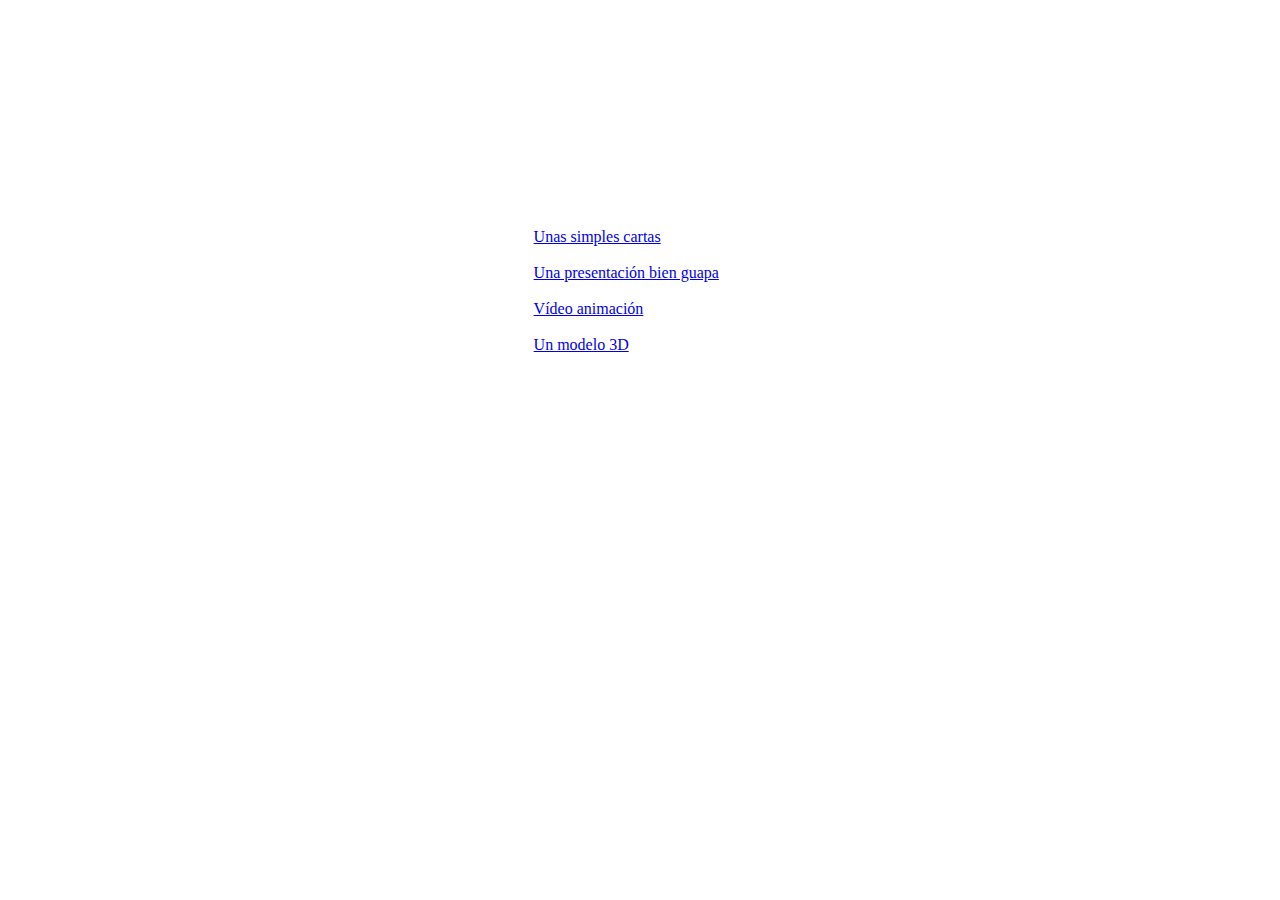
<file: index.html>
<!DOCTYPE html>
<html lang="es">

<head>
    <meta charset="UTF-8">
    <meta name="viewport" content="width=device-width, initial-scale=1.0">
    <title>Document</title>
</head>
<style>
    body {
        position: relative;
    }

    .texto {
        width: 300px;
        height: 100px;
        padding: 20px;
        position: absolute;
        top: 200px;
        left: 40%;
    }
</style>

<body>
    <div class="texto">

        <a href="fast-items/index.html">Unas simples cartas</a>
        <br><br>
        <a href="cardanimation/card.html">Una presentación bien guapa</a>
        <br><br>
        <a href="coolanimation/video.html">Vídeo animación</a>
        <br><br>
        <a href="3dmodel/index.html">Un modelo 3D</a>
    </div>


</body>

</html>
</file>
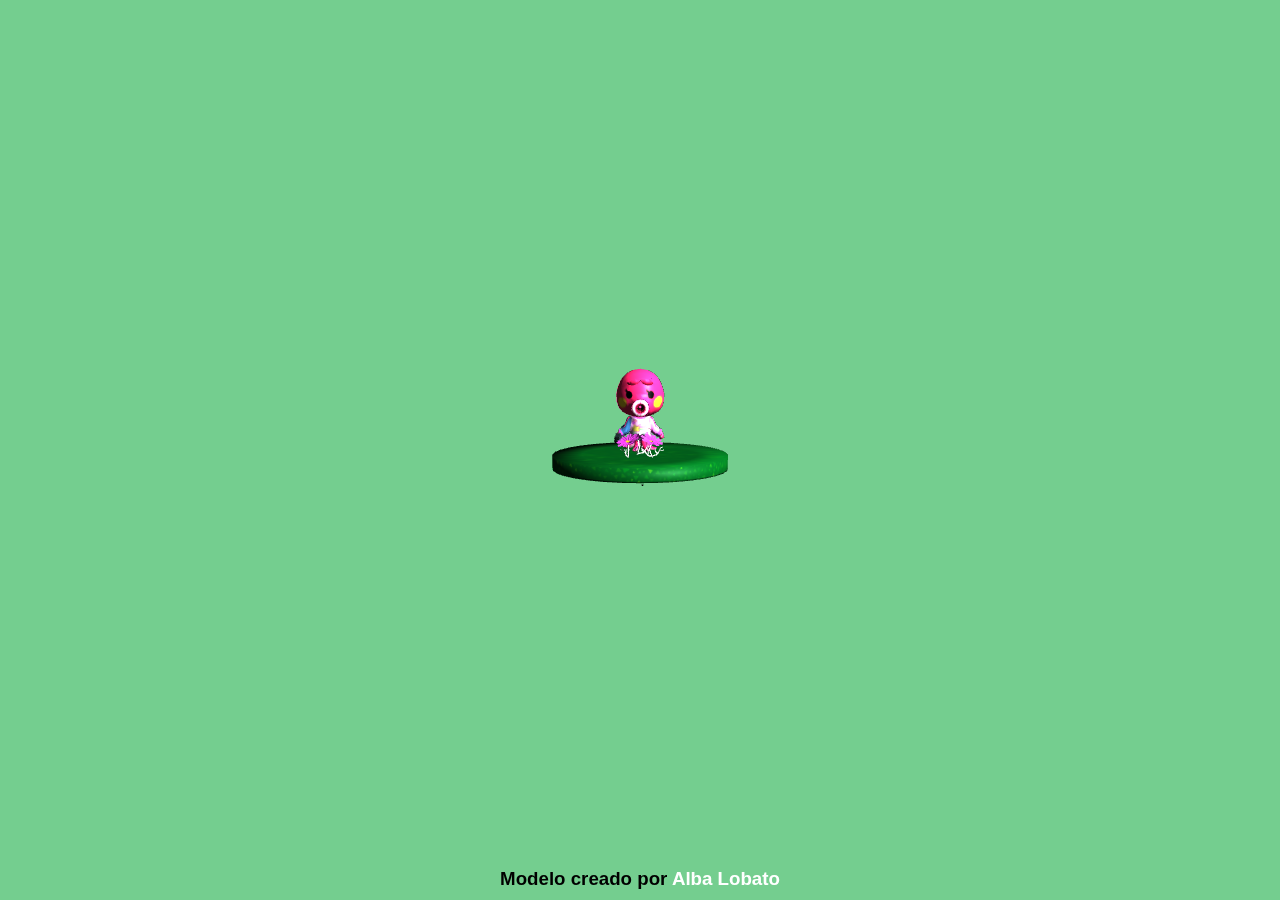
<file: 3dmodel/index.html>
<!DOCTYPE html>
<html lang="en">
<head>
    <meta charset="UTF-8">
    <meta name="viewport" content="width=device-width, initial-scale=1.0">
    <title>3D model</title>
    <link rel="stylesheet" href="main.css">
    
</head>
<body>
    <div class="scene"></div>

  
    <script src="three.min.js"></script>
    <script src="OrbitControls.js"></script>
    <script src="GLTFLoader.js"></script>
    <script src="app.js"></script>
    
    <h3>Modelo creado por <a href="https://www.instagram.com/albalobatodesign/">Alba Lobato</a></h3>
  
</body>
</html>
</file>
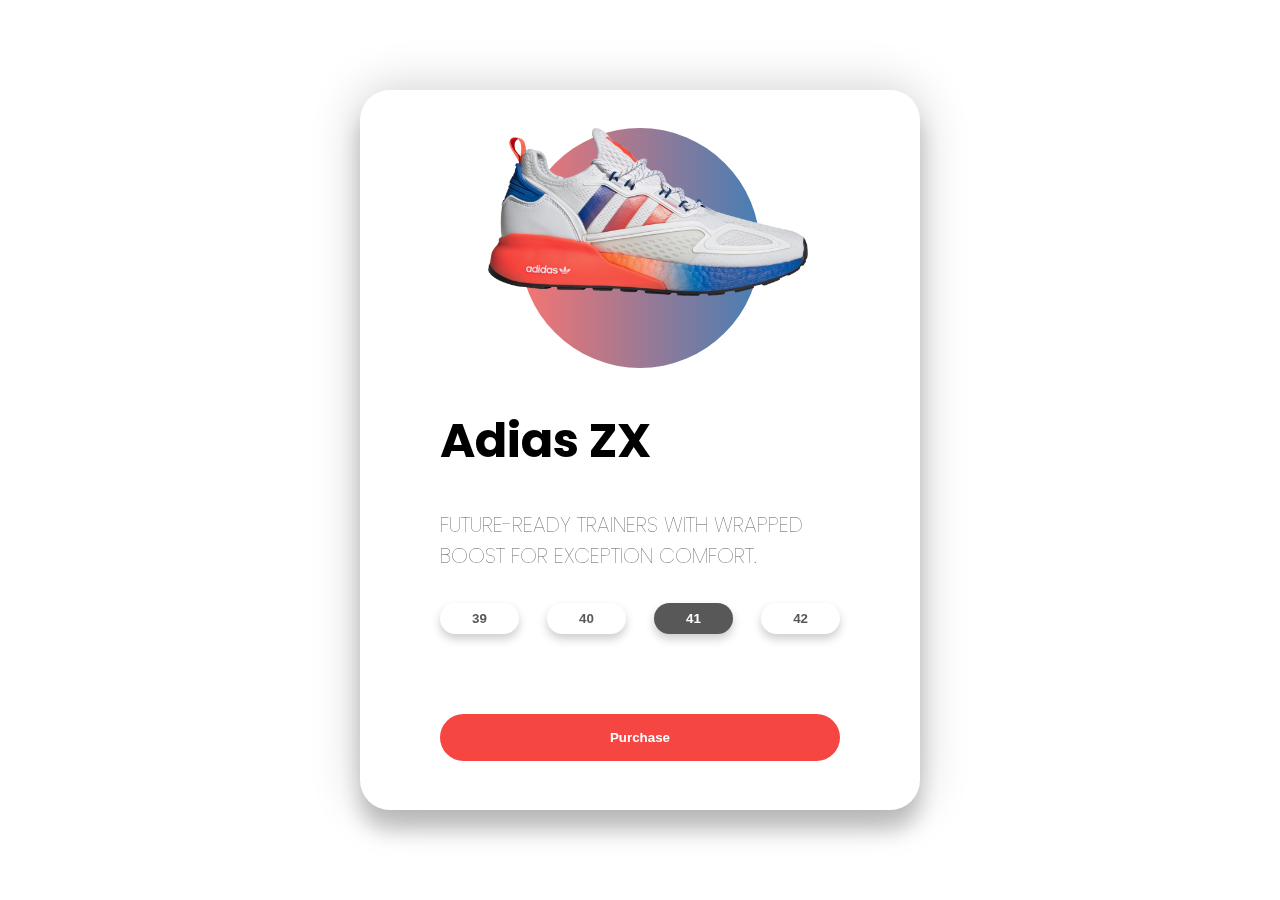
<file: cardanimation/index.html>
<!DOCTYPE html>
<html lang="en">

<head>
    <meta charset="UTF-8">
    <meta name="viewport" content="width=device-width, initial-scale=1.0">
    <link href="https://fonts.googleapis.com/css2?family=Poppins:wght@400;500&display=swap" rel="stylesheet">
    <link rel="stylesheet" href="./main.css">
    <title>Document</title>
</head>

<body>
    <div class="container">
        <div class="card">
            <div class="sneaker">
                <div class="circle">
                    <img src="adidas.png" alt="adidas">
                </div>
            </div>
            <div class="info">
                <h1 class="title">Adias ZX</h1>
                <h3>FUTURE-READY TRAINERS WITH WRAPPED BOOST FOR EXCEPTION COMFORT.</h3>
                <div class="sizes">
                    <button>39</button>
                    <button>40</button>
                    <button class="active">41</button>
                    <button>42</button>
                </div>
                <div class="purchase">
                    <button>Purchase</button>
                </div>
            </div>
        </div>
    </div>
    <script src="app.js"></script>
</body>

</html>
</file>
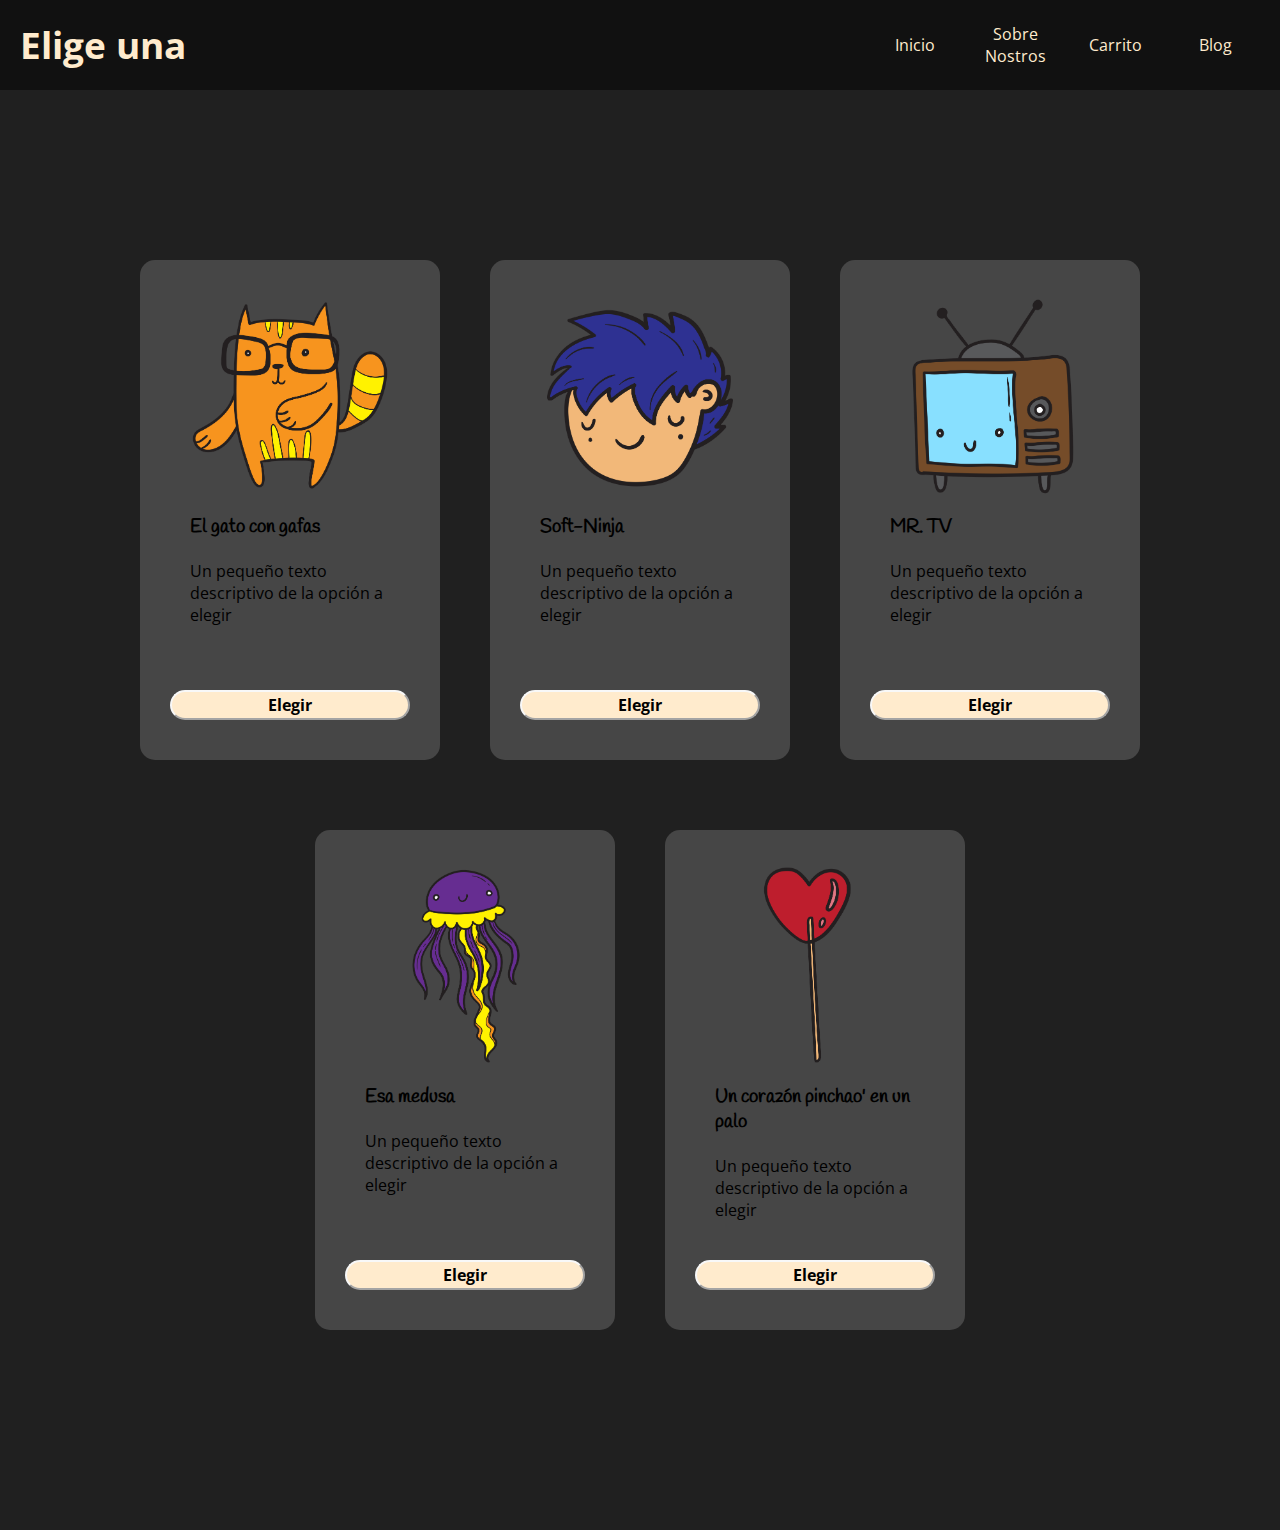
<file: fast-items/index.html>
<!DOCTYPE html>
<html lang="es">
<head>
    <meta charset="UTF-8">
    <meta name="viewport" content="width=device-width, initial-scale=1.0">
    <title>Productos</title>
    <link rel="stylesheet" href="main.css">
    <link href="https://fonts.googleapis.com/css2?family=Open+Sans+Condensed:wght@300&display=swap" rel="stylesheet"> 
    <link href="https://fonts.googleapis.com/css2?family=Handlee&display=swap" rel="stylesheet"> 
</head>
<body>
    <nav>
        <h1 class="titulo">Elige una</h1>
         <ul class="menu">
            <li>Inicio</li>
            <li>Sobre Nostros</li>
            <li>Carrito</li>
            <li>Blog</li>
         </ul>
    </nav>

    <main>
        <div class="card-container">
            <div class="card">
                <img src="./doodle-01.png" width="200px" alt="Un gato" class="card-img">
                <h3 class="card-title">
                    El gato con gafas
                </h3>
                <p class="card-desc">
                    Un pequeño texto descriptivo de la opción a elegir
                </p>
                <button class="card-button">Elegir</button>
            </div>

            <div class="card">
                <img src="./doodle-08.png" width="200px" alt="Un gato" class="card-img">
                <h3 class="card-title">
                    Soft-Ninja
                </h3>
                <p class="card-desc">
                    Un pequeño texto descriptivo de la opción a elegir
                </p>
                <button class="card-button">Elegir</button>
            </div>

            <div class="card">
                <img src="./doodle-110.png" width="200px" alt="Un gato" class="card-img">
                <h3 class="card-title">
                    MR. TV
                </h3>
                <p class="card-desc">
                    Un pequeño texto descriptivo de la opción a elegir
                </p>
                <button class="card-button">Elegir</button>
            </div>

            <div class="card">
                <img src="./doodle-114.png" width="200px" alt="Un gato" class="card-img">
                <h3 class="card-title">
                    Esa medusa
                </h3>
                <p class="card-desc">
                    Un pequeño texto descriptivo de la opción a elegir
                </p>
                <button class="card-button">Elegir</button>
            </div>

            <div class="card">
                <img src="./doodle-117.png" width="200px" alt="Un gato" class="card-img">
                <h3 class="card-title">
                    Un corazón pinchao' en un palo
                </h3>
                <p class="card-desc">
                    Un pequeño texto descriptivo de la opción a elegir
                </p>
                <button class="card-button">Elegir</button>
            </div>
            
        </div>

    </main>
    
</body>
</html>
</file>
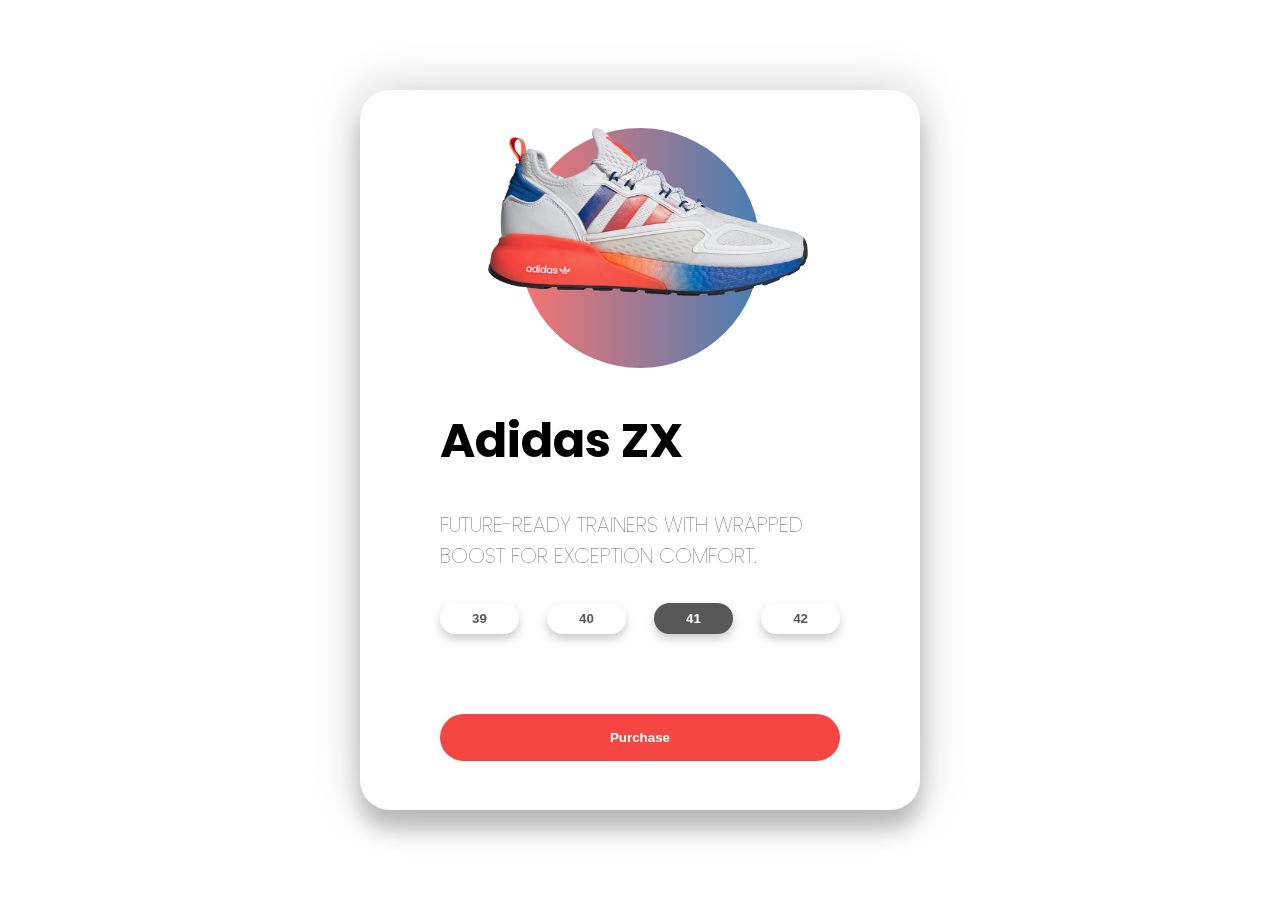
<file: cardanimation/card.html>
<!DOCTYPE html>
<html lang="en">

<head>
    <meta charset="UTF-8">
    <meta name="viewport" content="width=device-width, initial-scale=1.0">
    <link href="https://fonts.googleapis.com/css2?family=Poppins:wght@400;500&display=swap" rel="stylesheet">
    <link rel="stylesheet" href="./card-main.css">
    <title>Document</title>
</head>

<body>
    <div class="container">
        <div class="card">
            <div class="sneaker">
                <div class="circle">
                    <img src="adidas.png" alt="adidas">
                </div>
            </div>
            <div class="info">
                <h1 class="title">Adidas ZX</h1>
                <h3>FUTURE-READY TRAINERS WITH WRAPPED BOOST FOR EXCEPTION COMFORT.</h3>
                <div class="sizes">
                    <button>39</button>
                    <button>40</button>
                    <button class="active">41</button>
                    <button>42</button>
                </div>
                <div class="purchase">
                    <button>Purchase</button>
                </div>
            </div>
        </div>
    </div>
    <script src="card-app.js"></script>
</body>

</html>
</file>
<file: 3dmodel/main.css>
*{
    margin: 0;
    padding: 0;
    box-sizing: border-box;
}

body{
    font-family: sans-serif;
    overflow: hidden;
    background-color: rgba(56, 185, 95, 0.699);
    /* background-color: rgb(77, 77, 77, 0.4); */
}

.scene, canvas{
    position: absolute;
    width: 100%;
    height: 100%;

}

h3 {
    position: absolute;
    right: 50%;
    bottom: 10px;
    transform: translate(50%, 0);
}

a{
    text-decoration: none;
    color: white;
}
</file>
<file: cardanimation/main.css>
* {
    margin: 0;
    padding: 0;
    box-sizing: border-box;
  }
  
  body {
    font-family: "Poppins", sans-serif;
    min-height: 100vh;
    display: flex;
    align-items: center;
    justify-content: center;
    perspective: 1000px;
  }
  .container {
    width: 50%;
    display: flex;
    justify-content: center;
    align-items: center;
  }
  .card {
    transform-style: preserve-3d;
    min-height: 80vh;
    width: 35rem;
    border-radius: 30px;
    padding: 0rem 5rem;
    box-shadow: 0 20px 20px rgba(0, 0, 0, 0.2), 0px 0px 50px rgba(0, 0, 0, 0.2);
  }
  
  .sneaker {
    min-height: 35vh;
    display: flex;
    align-items: center;
    justify-content: center;
  }
  .sneaker img {
    width: 20rem;
    z-index: 2;
    transform: translate(-10%, 0 );
    transition: all 0.75s ease-out;
  }
  .circle {
    width: 15rem;
    height: 15rem;
    background: linear-gradient(
      to right,
      rgba(245, 70, 66, 0.75),
      rgba(8, 83, 156, 0.75)
    );
    position: absolute;
    border-radius: 50%;
    z-index: 1;
    
  }
  
  .info h1 {
    font-size: 3rem;
    transition: all 0.75s ease-out;
  }
  .info h3 {
    font-size: 1.3rem;
    padding: 2rem 0rem;
    color: #585858;
    font-weight: lighter;
    transition: all 0.75s ease-out;
  }
  .sizes {
    display: flex;
    justify-content: space-between;
    transition: all 0.75s ease-out;
  }
  .sizes button {
    padding: 0.5rem 2rem;
    background: none;
    border: none;
    box-shadow: 0px 5px 10px rgba(0, 0, 0, 0.2);
    border-radius: 30px;
    cursor: pointer;
    font-weight: bold;
    color: #585858;
  }
  button.active {
    background: #585858;
    color: white;
  }
  .purchase {
    margin-top: 5rem;
    transition: all 0.75s ease-out;
  }
  .purchase button {
    width: 100%;
    padding: 1rem 0rem;
    background: #f54642;
    border: none;
    color: white;
    cursor: pointer;
    border-radius: 30px;
    font-weight: bolder;
  }
</file>
<file: fast-items/main.css>
* {
    margin: 0;
    padding: 0;
    box-sizing: border-box;
    font-family: 'Open Sans Condensed', sans-serif;
}

body {
    background-color: rgb(32, 32, 32);
}

nav {
    background-color: rgb(15, 15, 15, 0.9);
    color: blanchedalmond;
    padding: 20px 0 20px 20px;
    display: flex;
    flex-direction: row;
    justify-content: space-between;
}

.titulo {
    font-size: 2.3rem;
}

nav ul {
    display: inline-flex;
    align-items: center;
}

li {
    text-align: center;
    list-style: none;
    margin-right: 30px;
    width: 70px;
}

.card-container {
    padding: 50px;
    margin: 100px auto;
    position: relative;
    display: flex;
    flex-flow: row wrap;
    justify-content: center;
}

.card {
    background-color: rgb(70, 70, 70);
    position: relative;
    margin: 20px 25px 50px 25px;
    width: 300px;
    height: 500px;
    padding: 25px;
    display: flex;
    flex-flow: column nowrap;
    align-items: center;
    border-radius: 15px;
}

.card-img {
    width: 80%;
    margin: 10px 0 0 0;
}

.card-title {
    font-family: 'Handlee', cursive;
    margin: 20px 0 20px 0;
    width: 80%;
}

.card-desc {
    width: 80%;
}

.card-button {
    width: 80%;
    min-height: 30px;
    position: absolute;
    bottom: 40px;
    border-radius: 15px;
    font-size: 1rem;
    font-weight: bolder;
    background-color: blanchedalmond;
    border-color: rgb(248, 248, 248);
}

.card:hover {
    animation: sube 1s;
}

.card-img:hover {
    animation: rota 1.5s;
}

@keyframes rota {
    50% {
        transform: rotate(30deg);
    }
    /* el % es como el timeStamp */
}

@keyframes sube {
    50% {
        transform: translateY(-50px);
    }
}

@media only screen and (min-device-width: 320px) and (max-device-width: 400px) {
    .card-container {
        padding: 10px;
    }
    .card {
        height: 400px;
    }
}

@media only screen and (min-device-width: 350px) and (max-device-width: 890px) {
    .card {
        height: 450px;
    }
}
</file>
<file: cardanimation/card-main.css>
* {
  margin: 0;
  padding: 0;
  box-sizing: border-box;
}

body {
  font-family: "Poppins", sans-serif;
  min-height: 100vh;
  display: flex;
  align-items: center;
  justify-content: center;
  perspective: 1000px;
}

.container {
  width: 50%;
  display: flex;
  justify-content: center;
  align-items: center;
}

.card {
  transform-style: preserve-3d;
  min-height: 80vh;
  width: 35rem;
  border-radius: 30px;
  padding: 0rem 5rem;
  box-shadow: 0 20px 20px rgba(0, 0, 0, 0.2), 0px 0px 50px rgba(0, 0, 0, 0.2);
}

.sneaker {
  min-height: 35vh;
  display: flex;
  align-items: center;
  justify-content: center;
}

.sneaker img {
  width: 20rem;
  z-index: 2;
  transform: translate(-10%, 0);
  transition: all 0.75s ease-out;
}

.circle {
  width: 15rem;
  height: 15rem;
  background: linear-gradient( to right, rgba(245, 70, 66, 0.75), rgba(8, 83, 156, 0.75));
  position: absolute;
  border-radius: 50%;
  z-index: 1;
}

.info h1 {
  font-size: 3rem;
  transition: all 0.75s ease-out;
}

.info h3 {
  font-size: 1.3rem;
  padding: 2rem 0rem;
  color: #585858;
  font-weight: lighter;
  transition: all 0.75s ease-out;
}

.sizes {
  display: flex;
  justify-content: space-between;
  transition: all 0.75s ease-out;
}

.sizes button {
  padding: 0.5rem 2rem;
  background: none;
  border: none;
  box-shadow: 0px 5px 10px rgba(0, 0, 0, 0.2);
  border-radius: 30px;
  cursor: pointer;
  font-weight: bold;
  color: #585858;
}

button.active {
  background: #585858;
  color: white;
}

.purchase {
  margin-top: 5rem;
  transition: all 0.75s ease-out;
}

.purchase button {
  width: 100%;
  padding: 1rem 0rem;
  background: #f54642;
  border: none;
  color: white;
  cursor: pointer;
  border-radius: 30px;
  font-weight: bolder;
}

@media only screen and (min-device-width: 320px) and (max-device-width: 875px) {
  body {
    min-height: 100vh;
  }
  .container {
    width: 100vw;
    align-items: stretch;
  }
  .card {
    min-width: 80vw;
    margin: 10px 20px;
    transform-style: preserve-3d;
    min-height: 60vh;
  }
  .sneaker {
    margin-top: 3rem;
    margin-bottom: 2rem;
    min-height: 10rem;
  }
  .sneaker img {
    width: 12rem;
    z-index: 2;
  }
  .circle {
    width: 10rem;
    height: 10rem;
  }
  .info {
    width: 80%;
    display: flex;
    flex-direction: column;
    align-items: stretch;
  }
  .info h1 {
    font-size: 2rem;
  }
  .info h3 {
    font-size: 1rem;
    padding: 1rem 0rem;
  }
  .sizes {
    width: 12rem;
    display: flex;
    justify-content: space-between;
  }
  .sizes button {
    padding: 0.6rem 0.2rem;
    background: none;
  }
  .purchase {
    margin-top: 1rem;
    margin-bottom: 2rem;
  }
  .purchase button {
    width: 100%;
    padding: 1rem 0rem;
  }
}
</file>
